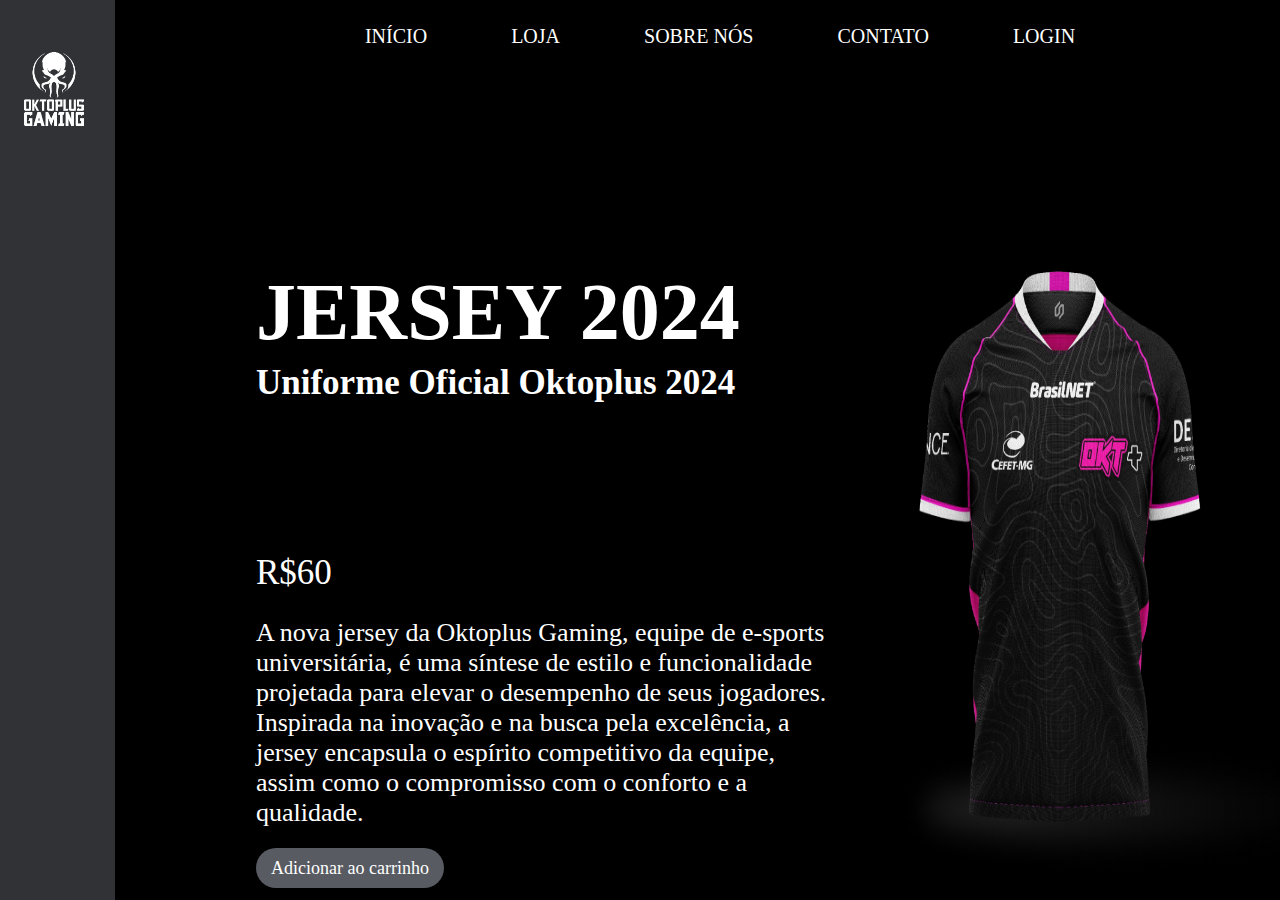
<file: index.html>
<!DOCTYPE html>
<html lang="pt-br">
<head>
    <meta charset="UTF-8">
    <meta name="viewport" content="width=device-width, initial-scale=1.0">
    <title>ShopWeb</title>
    <link rel="stylesheet" href="style/styles.css">
</head>
<body>
    <img src="./assets/logookt.png" alt="logo" class="imagem-topo">

    <div class="lateral-cinza"></div>

    <div class="menu">
        <a href="inicio">INÍCIO</a>
        <a href="loja">LOJA</a>
        <a href="sobre">SOBRE NÓS</a>
        <a href="contato">CONTATO</a>
        <a href="login">LOGIN</a>
    </div>

    <div class="produto">
        <div class="conteudo-produto">
            <div class="titulo">
                <h1>JERSEY 2024</h1>
                <h2>Uniforme Oficial Oktoplus 2024</h2>
                <p class="preco">R$60</p>
                <p class="descricao">A nova jersey da Oktoplus Gaming, equipe de e-sports universitária, é uma síntese de estilo e funcionalidade projetada para elevar o desempenho de seus jogadores. Inspirada na inovação e na busca pela excelência, a jersey encapsula o espírito competitivo da equipe, assim como o compromisso com o conforto e a qualidade.</p>
                <div class="adicionar-carrinho">
                    <a href="carrinho" class="botao-adicionar">Adicionar ao carrinho</a>
                </div>
            </div>
        </div>
        <img src="./assets/camisa.png" alt="camisa">
    </div>

</body>
</html>
</file>
<file: style/styles.css>
body, html {
    margin: 0;
    padding: 0;
    height: 100%;
}

body {
    position: relative;
    background-color: #000000;
}

.lateral-cinza {
    position: absolute;
    top: 0;
    left: 0;
    width: 11%;
    height: 100%;
    background-color: #3a3737;
}

.menu {
    position: relative;
    text-align: center;
    padding: 25px 0;
    margin-left: 160px;
}

.menu a {
    color: #ffffff;
    text-decoration: none;
    margin: 0 40px;
    font-size: 20px;
}

.produto {
    display: flex;
    justify-content: space-between;
    align-items: flex-start;
    margin-top: 140px;
}

.conteudo-produto {
    margin-left: 20%; 
    display: flex;
    flex-direction: column;
    align-items: flex-start;
}

.titulo {
    text-align: left;
}

.titulo h1 {
    font-size: 80px;
    color: white;
    margin-bottom: 5px;
}

.titulo h2 {
    font-size: 35px;
    color: white;
    margin-top: 0;
    margin-bottom: 0;
}

.preco {
    font-size: 35px;
    color: white;
    margin-top: 150px;
}

.descricao {
    font-size: 26px;
    color: #ffffff;
    margin-top: -10px;
}

.adicionar-carrinho {
    text-align: left;
    margin-top: 30px;
    font-size: 18px;
    position: relative;
}

.botao-adicionar {
    padding: 10px 15px;
    background-color: #585b61;
    color: white;
    text-decoration: none;
    border-radius: 1000px;
}

img {
    max-width: 35%;
    align-self: normal;
}

.imagem-topo {
    position: absolute;
    top: 25px;
    margin-left: -10px;
    max-width: 10%;
    z-index: 1;
}

.lateral-cinza {
    position: absolute;
    top: 0;
    left: 0;
    width: 09%;
    height: 100%;
    background-color: #303236;
}
</file>
